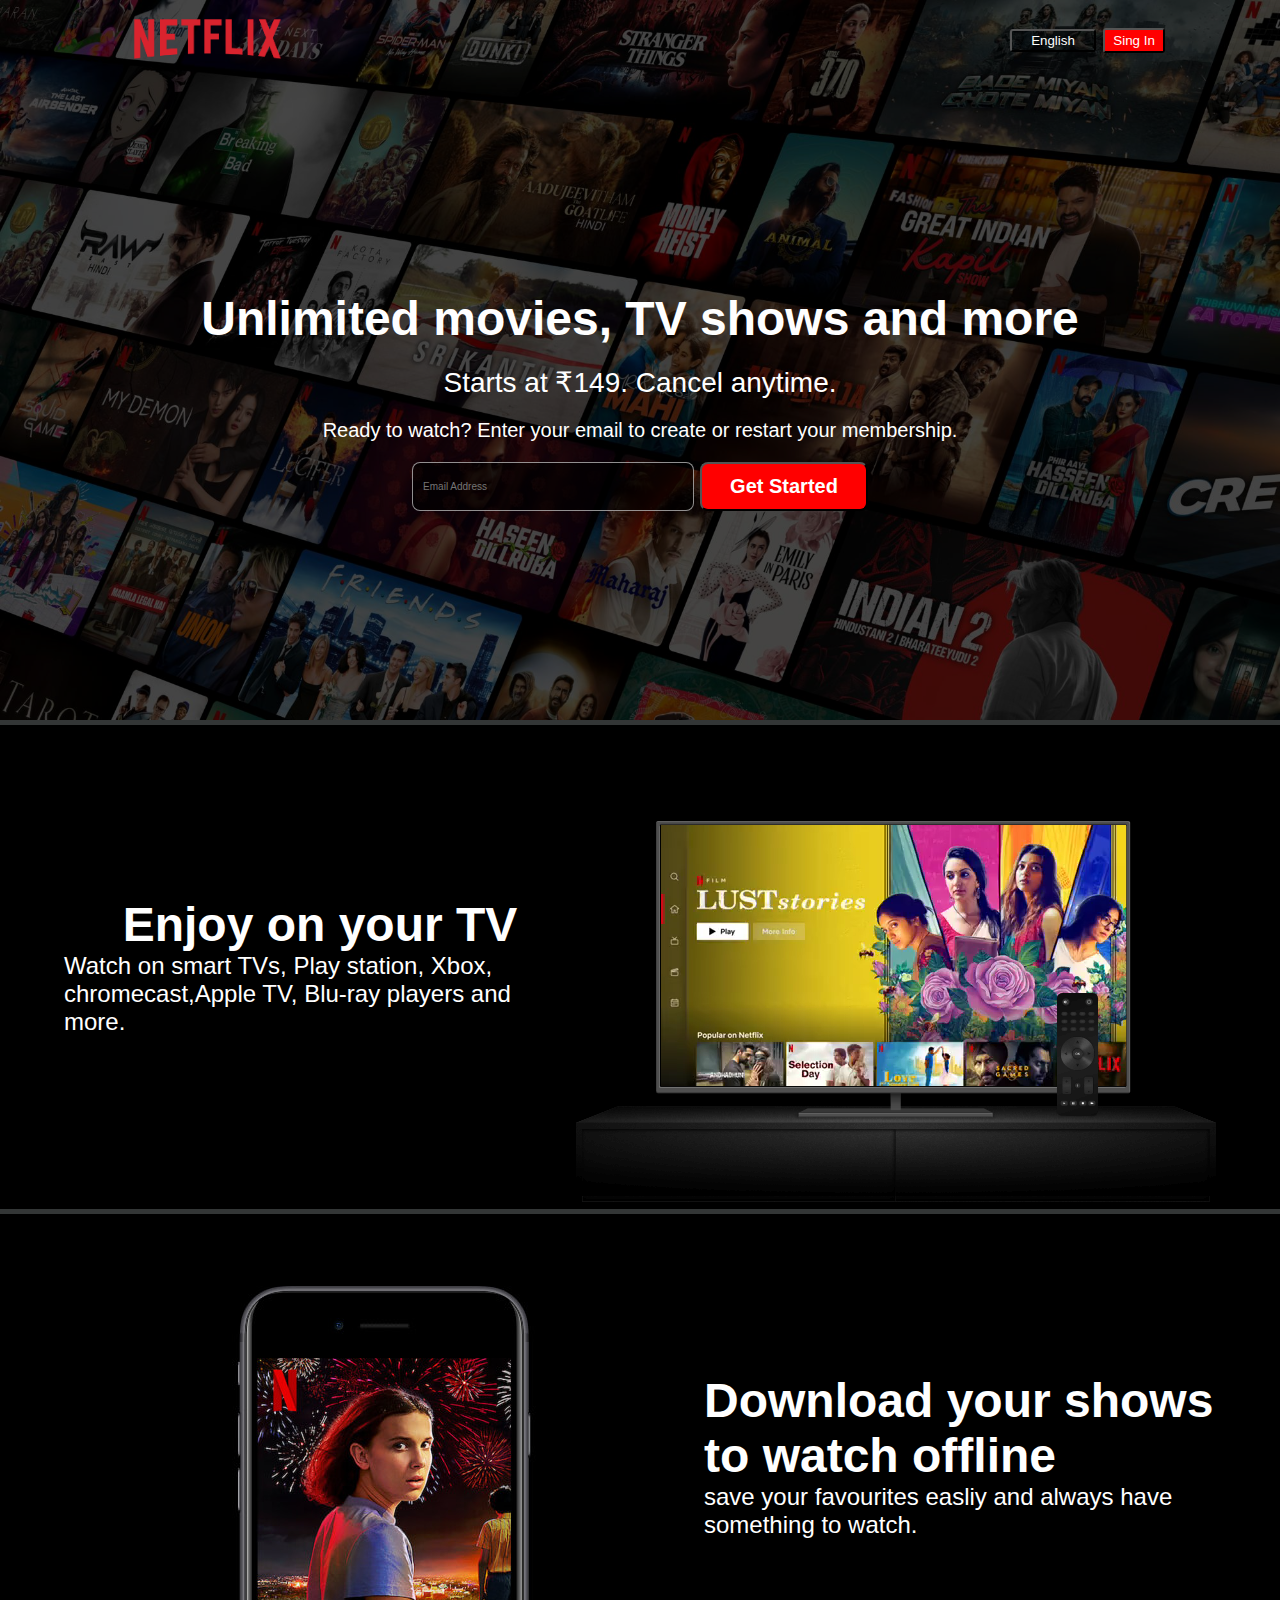
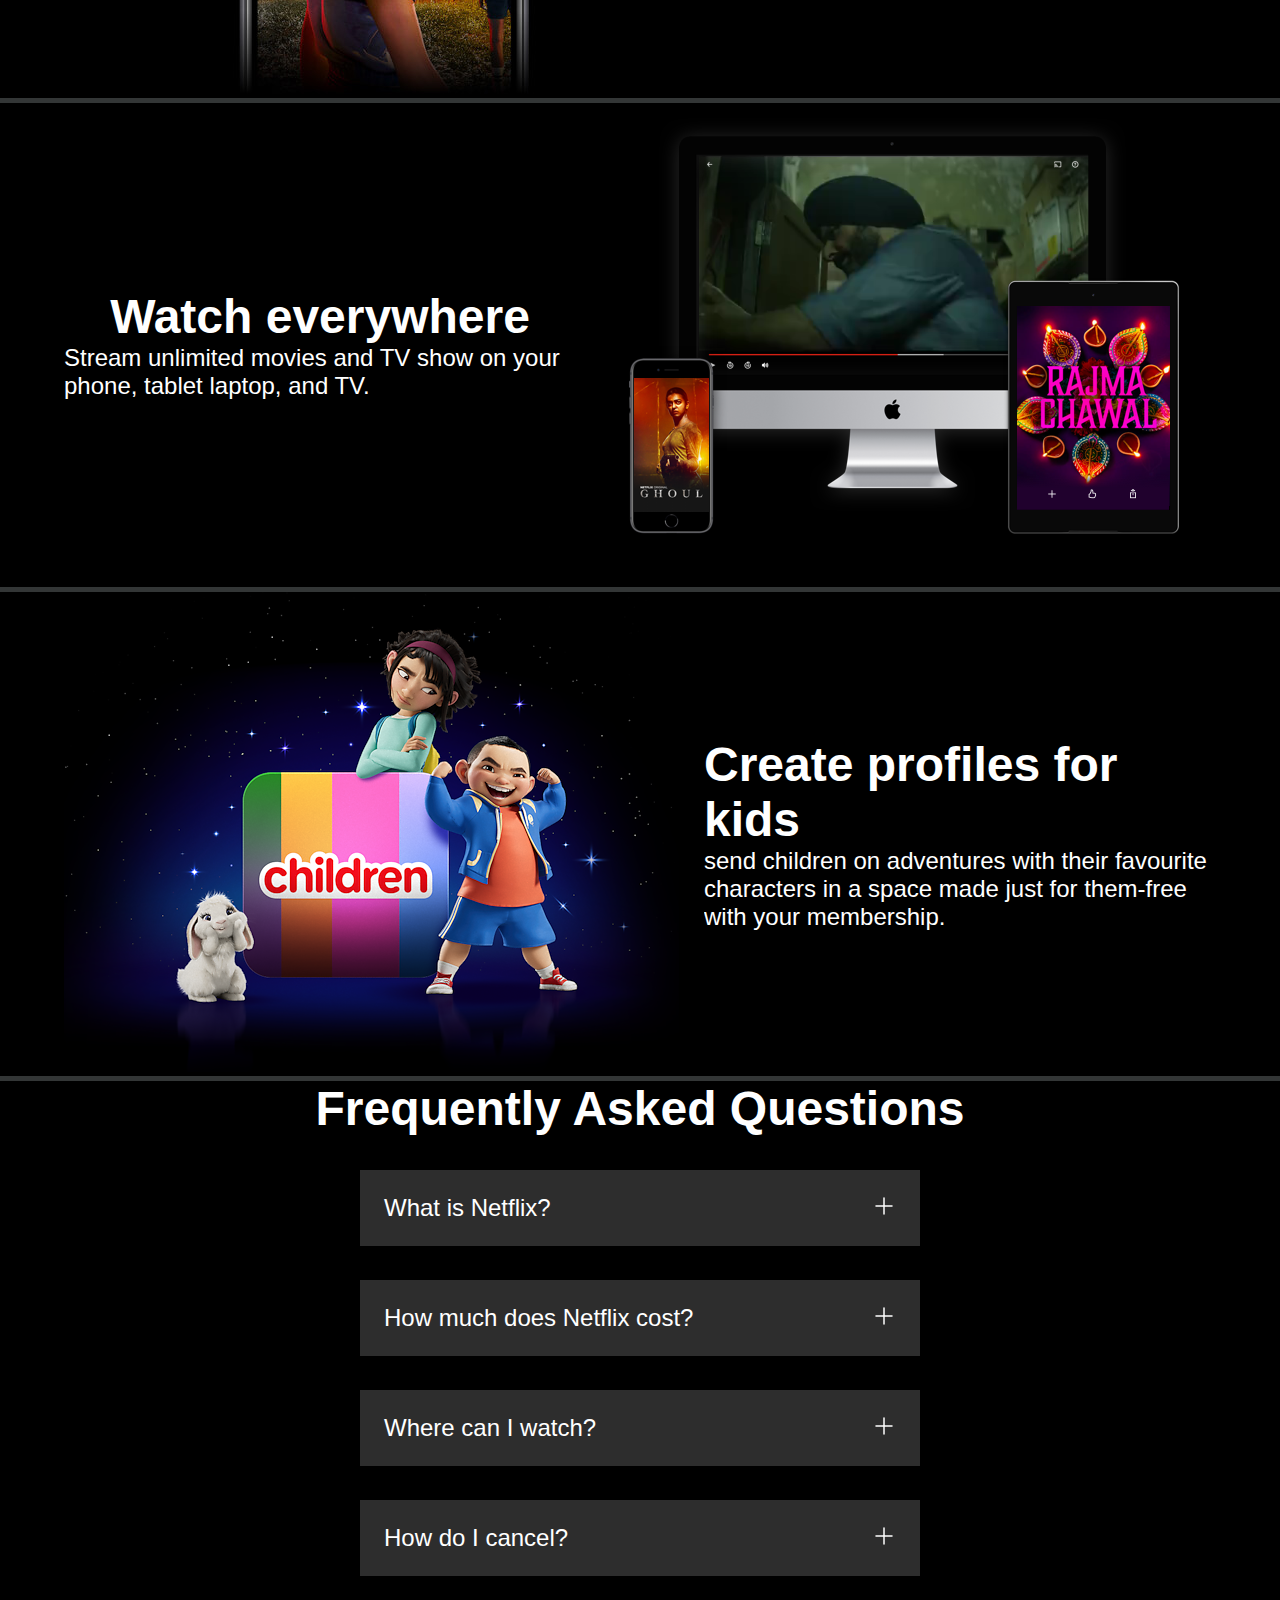
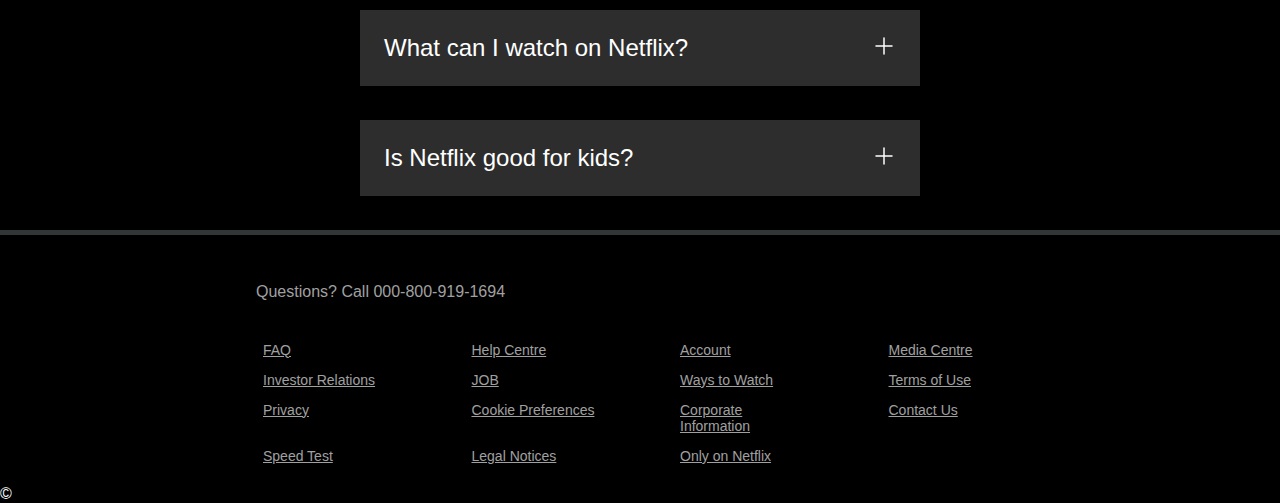
<file: index.html>
<!DOCTYPE html>
<html lang="en">

<head>
  <meta charset="UTF-8">
  <meta name="viewport" content="width=device-width, initial-scale=1.0">
  <title>Netflix India – Watch TV Shows Online, Watch Movies Online</title>
  <link rel="stylesheet" href="style.css">
  <link rel="icon" href="favicon.ico">
   
</head>

<body>
  <div class="main">
    <nav>
      <span><img width="100" src="img_files/Netflix_Logo_PMS.png" alt="" srcset=""></span>
      <div class="bv">
        <button class="btn w">English</button>
        <button class="btn btnrv">Sing In</button>

      </div>
    </nav>
    <div class="box">

    </div>
    <div class="h">
      <span> Unlimited movies, TV shows and more</span>
      <span>Starts at ₹149. Cancel anytime.</span>
      <span>Ready to watch? Enter your email to create or restart your membership.</span>
      <div class="hh">
        <input type="text" placeholder="Email Address">
        <button class="btn btnrt">Get Started </button>

      </div>
    </div>
    <div class="sep"></div>

    <section class="sect first">

      <div class="sec">
        <span> Enjoy on your TV</span>
        <span>Watch on smart TVs, Play station, Xbox,
          chromecast,Apple TV, Blu-ray players and more.</span>
      </div>

      <div class="img">
        <img src="img_files/tv.png" alt="" srcset="">
        <video src="video/video-tv-in-0819.m4v" autoplay loop muted></video>
      </div>

    </section>
    <div class="sep"></div>
    <section class="sect second">
      <div class="img">
        <img src="img_files/mobile-0819.jpg" alt="" srcset="">

      </div>
      <div class="sec">
        <span> Download your shows to watch offline</span>
        <span>save your favourites easliy and always have something to watch.</span>
      </div>


    </section>
    <div class="sep"></div>
    <section class="sect third">
      <div class="sec">
        <span> Watch everywhere</span>
        <span>Stream unlimited movies and TV show on your phone, tablet laptop, and TV.</span>
      </div>
      <div class="img imga">
        <img src="img_files/device-pile-in.png" alt="" srcset="">
        <video src="video/video-devices-in.m4v" autoplay loop muted></video>
      </div>

    </section>
    </section>
    <div class="sep"></div>
    <section class="sect fourth">
      <div class="img">
        <img
          src="img_files/AAAABVr8nYuAg0xDpXDv0VI9HUoH7r2aGp4TKRCsKNQrMwxzTtr-NlwOHeS8bCI2oeZddmu3nMYr3j9MjYhHyjBASb1FaOGYZNYvPBCL.png"
          alt="" srcset="">

      </div>
      <div class="sec">
        <span>Create profiles for kids</span>
        <span>send children on adventures with their favourite characters in a space made just for them-free with your
          membership.</span>
      </div>

    </section>
    <div class="sep"></div>
    <section>

      <h2> Frequently Asked Questions </h2>

      <div class="boxes">

        <span> What is Netflix?</span>

        <svg xmlns="http://www.w3.org/2000/svg" viewBox="0 0 24 24" width="24" height="24" color="#000000" fill="none">

          <path d="M12 4V20" stroke="currentColor" stroke-width="1.5" stroke-linecap="round" stroke-linejoin="round" />
          <path d="M4 12H20" stroke="currentColor" stroke-width="1.5" stroke-linecap="round" stroke-linejoin="round" />

        </svg>

      </div>

      <div class="boxes">

        <span> How much does Netflix cost?</span>

        <svg xmlns="http://www.w3.org/2000/svg" viewBox="0 0 24 24" width="24" height="24" color="#000000" fill="none">

          <path d="M12 4V20" stroke="currentColor" stroke-width="1.5" stroke-linecap="round" stroke-linejoin="round" />
          <path d="M4 12H20" stroke="currentColor" stroke-width="1.5" stroke-linecap="round" stroke-linejoin="round" />

        </svg>

      </div>

      <div class="boxes">

        <span> Where can I watch?</span>

        <svg xmlns="http://www.w3.org/2000/svg" viewBox="0 0 24 24" width="24" height="24" color="#000000" fill="none">

          <path d="M12 4V20" stroke="currentColor" stroke-width="1.5" stroke-linecap="round" stroke-linejoin="round" />
          <path d="M4 12H20" stroke="currentColor" stroke-width="1.5" stroke-linecap="round" stroke-linejoin="round" />

        </svg>

      </div>

      <div class="boxes">

        <span> How do I cancel?</span>

        <svg xmlns="http://www.w3.org/2000/svg" viewBox="0 0 24 24" width="24" height="24" color="#000000" fill="none">

          <path d="M12 4V20" stroke="currentColor" stroke-width="1.5" stroke-linecap="round" stroke-linejoin="round" />
          <path d="M4 12H20" stroke="currentColor" stroke-width="1.5" stroke-linecap="round" stroke-linejoin="round" />

        </svg>

      </div>

      <div class="boxes">

        <span> What can I watch on Netflix?</span>

        <svg xmlns="http://www.w3.org/2000/svg" viewBox="0 0 24 24" width="24" height="24" color="#000000" fill="none">

          <path d="M12 4V20" stroke="currentColor" stroke-width="1.5" stroke-linecap="round" stroke-linejoin="round" />
          <path d="M4 12H20" stroke="currentColor" stroke-width="1.5" stroke-linecap="round" stroke-linejoin="round" />

        </svg>

      </div>

      <div class="boxes">

        <span> Is Netflix good for kids?</span>

        <svg xmlns="http://www.w3.org/2000/svg" viewBox="0 0 24 24" width="24" height="24" color="#000000" fill="none">

          <path d="M12 4V20" stroke="currentColor" stroke-width="1.5" stroke-linecap="round" stroke-linejoin="round" />
          <path d="M4 12H20" stroke="currentColor" stroke-width="1.5" stroke-linecap="round" stroke-linejoin="round" />

        </svg>

      </div>

    </section>

    <div class="sep"></div>

    <footer>

      <div class="question">

        Questions? Call 000-800-919-1694

      </div>

      <div class="footer-item">
        <a href="Faq">FAQ</a>
        <a href="Help">Help Centre</a>
        <a href="Account">Account</a>
        <a href="Media centre">Media Centre</a>

      </div>

      <div class="footer-item">
        <a href="Investor Relations">Investor Relations</a>
        <a href="Job">JOB</a>
        <a href="Ways to Watch">Ways to Watch</a>
        <a href="Terms of Use">Terms of Use</a>

      </div>

      <div class="footer-item">
        <a href="Privacy">Privacy</a>
        <a href="Cookie Preferenes">Cookie Preferences</a>
        <a href="Corporate Information">Corporate Information</a>
        <a href="Contact Us">Contact Us</a>

      </div>

      <div class="footer-item">
        <a href="Speed Test">Speed Test</a>
        <a href="Legal Notices">Legal Notices</a>
        <a href="Only on Netflix">Only on Netflix</a>
      </div>

    </footer>




    <div class="c">
      &copy;
    </div>

</body>


</html>
</file>
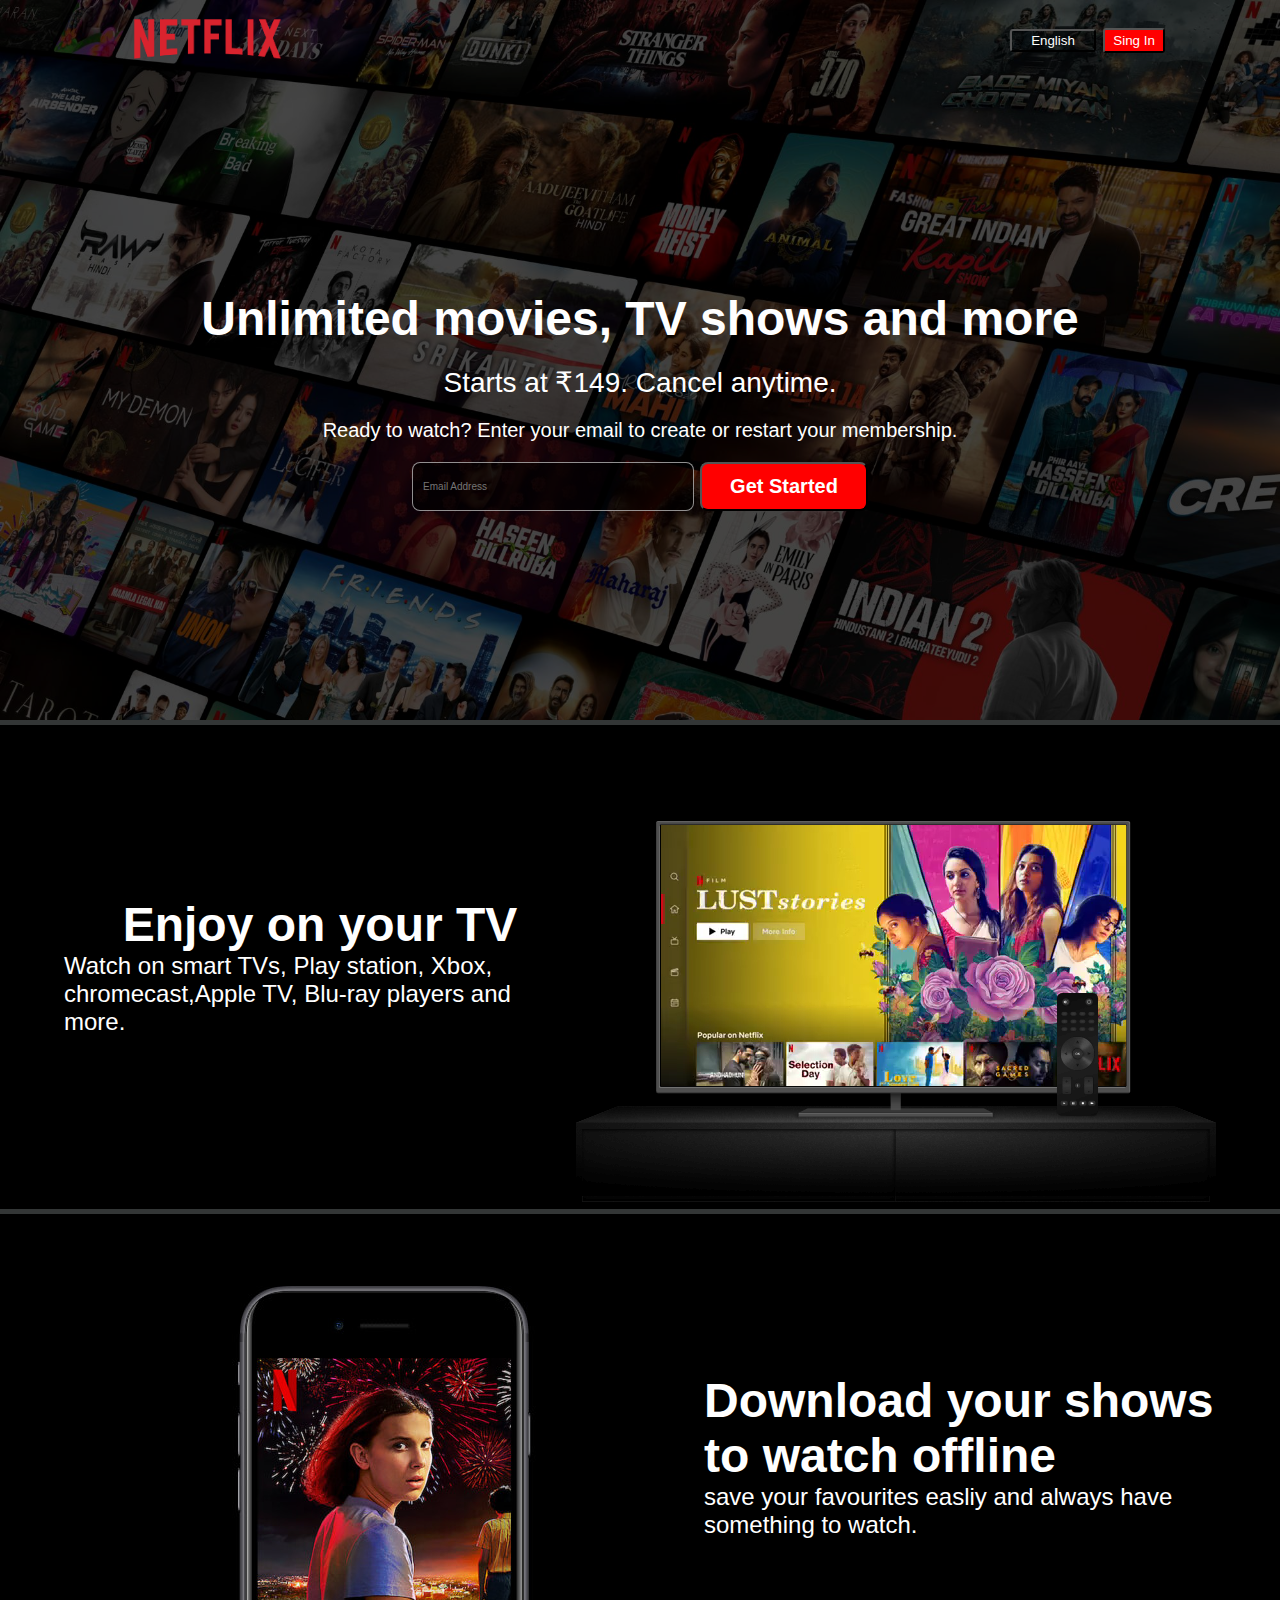
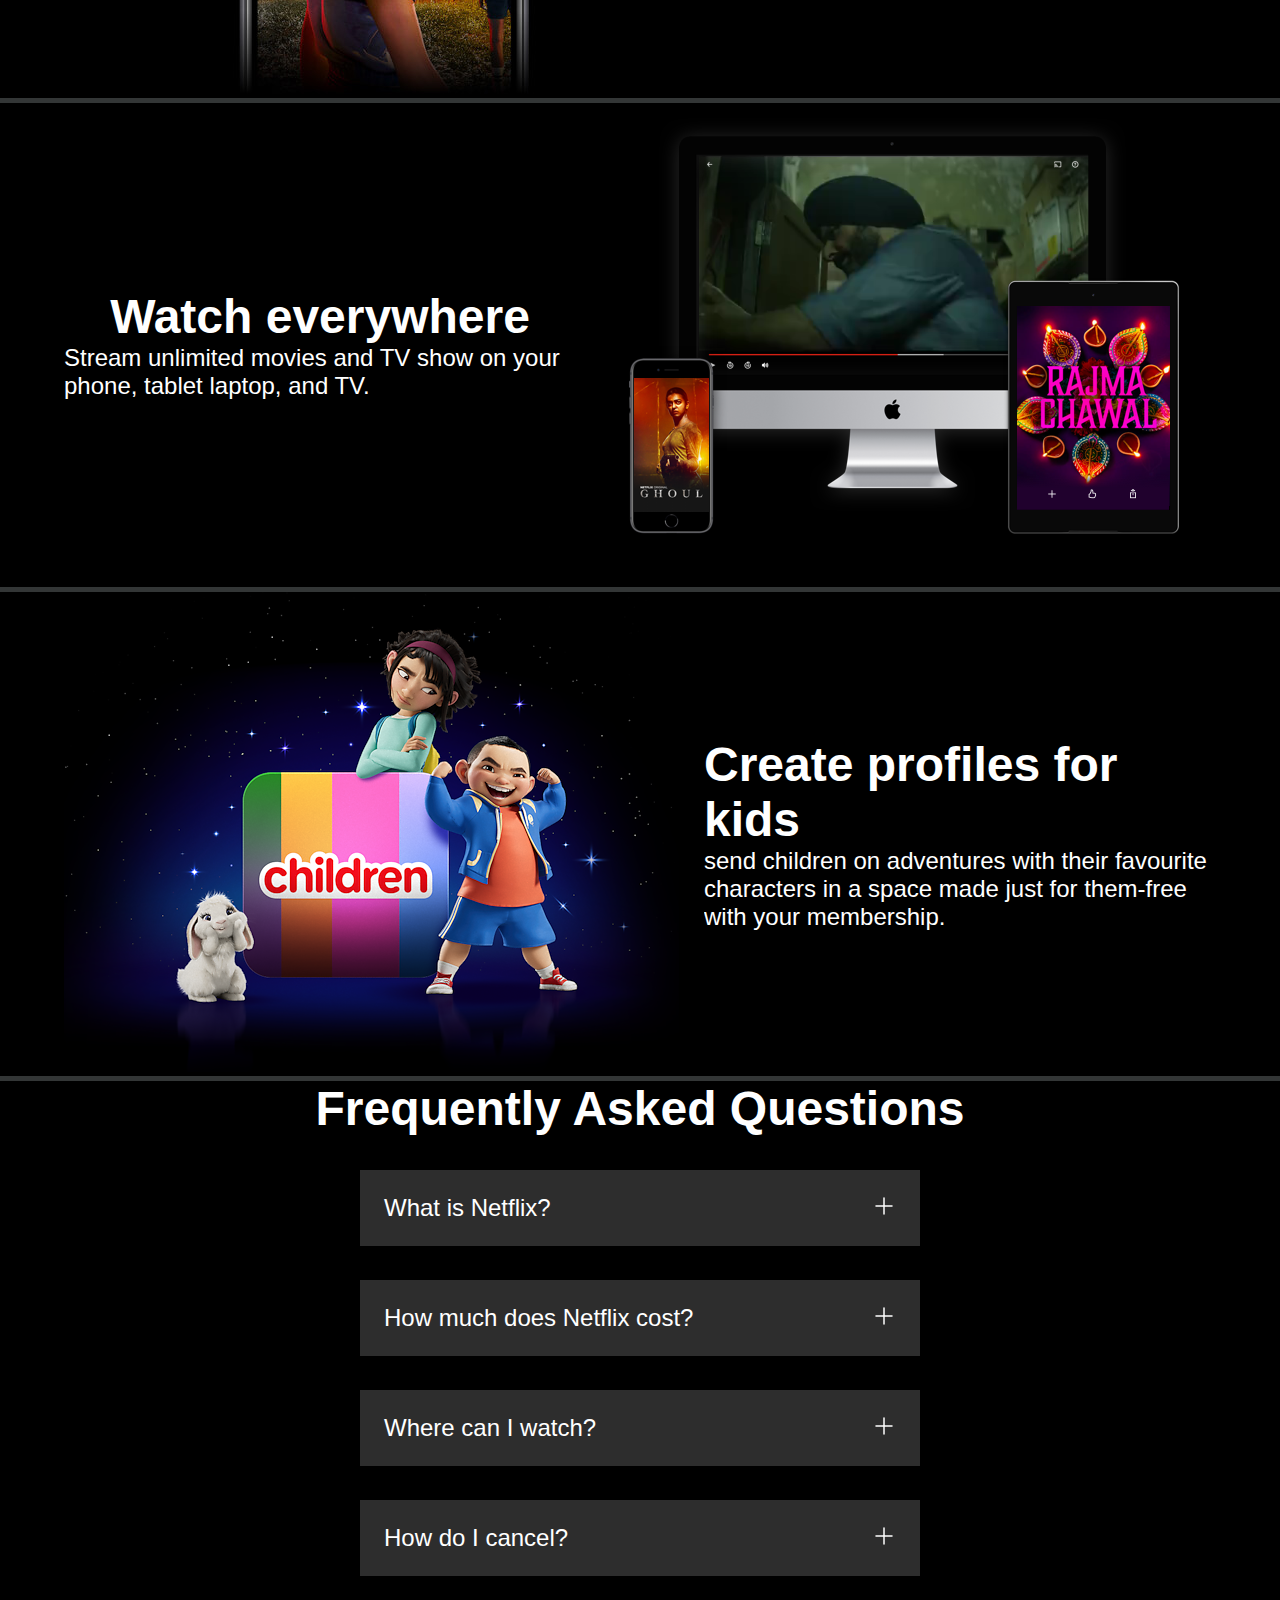
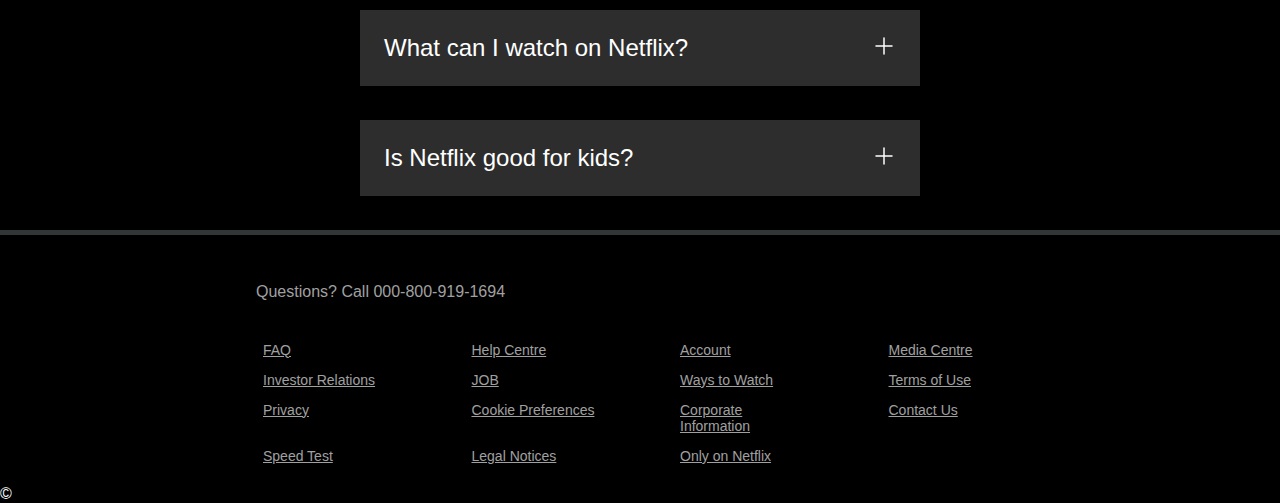
<file: netflix/index.html>
<!DOCTYPE html>
<html lang="en">

<head>
  <meta charset="UTF-8">
  <meta name="viewport" content="width=device-width, initial-scale=1.0">
  <title>Netflix India – Watch TV Shows Online, Watch Movies Online</title>
  <link rel="stylesheet" href="style.css">
   
</head>

<body>
  <div class="main">
    <nav>
      <span><img width="100" src="img_files/Netflix_Logo_PMS.png" alt="" srcset=""></span>
      <div class="bv">
        <button class="btn w">English</button>
        <button class="btn btnrv">Sing In</button>

      </div>
    </nav>
    <div class="box">

    </div>
    <div class="h">
      <span> Unlimited movies, TV shows and more</span>
      <span>Starts at ₹149. Cancel anytime.</span>
      <span>Ready to watch? Enter your email to create or restart your membership.</span>
      <div class="hh">
        <input type="text" placeholder="Email Address">
        <button class="btn btnrt">Get Started </button>

      </div>
    </div>
    <div class="sep"></div>

    <section class="sect first">

      <div class="sec">
        <span> Enjoy on your TV</span>
        <span>Watch on smart TVs, Play station, Xbox,
          chromecast,Apple TV, Blu-ray players and more.</span>
      </div>

      <div class="img">
        <img src="img_files/tv.png" alt="" srcset="">
        <video src="video/video-tv-in-0819.m4v" autoplay loop muted></video>
      </div>

    </section>
    <div class="sep"></div>
    <section class="sect second">
      <div class="img">
        <img src="img_files/mobile-0819.jpg" alt="" srcset="">

      </div>
      <div class="sec">
        <span> Download your shows to watch offline</span>
        <span>save your favourites easliy and always have something to watch.</span>
      </div>


    </section>
    <div class="sep"></div>
    <section class="sect third">
      <div class="sec">
        <span> Watch everywhere</span>
        <span>Stream unlimited movies and TV show on your phone, tablet laptop, and TV.</span>
      </div>
      <div class="img imga">
        <img src="img_files/device-pile-in.png" alt="" srcset="">
        <video src="video/video-devices-in.m4v" autoplay loop muted></video>
      </div>

    </section>
    </section>
    <div class="sep"></div>
    <section class="sect fourth">
      <div class="img">
        <img
          src="img_files/AAAABVr8nYuAg0xDpXDv0VI9HUoH7r2aGp4TKRCsKNQrMwxzTtr-NlwOHeS8bCI2oeZddmu3nMYr3j9MjYhHyjBASb1FaOGYZNYvPBCL.png"
          alt="" srcset="">

      </div>
      <div class="sec">
        <span>Create profiles for kids</span>
        <span>send children on adventures with their favourite characters in a space made just for them-free with your
          membership.</span>
      </div>

    </section>
    <div class="sep"></div>
    <section>

      <h2> Frequently Asked Questions </h2>

      <div class="boxes">

        <span> What is Netflix?</span>

        <svg xmlns="http://www.w3.org/2000/svg" viewBox="0 0 24 24" width="24" height="24" color="#000000" fill="none">

          <path d="M12 4V20" stroke="currentColor" stroke-width="1.5" stroke-linecap="round" stroke-linejoin="round" />
          <path d="M4 12H20" stroke="currentColor" stroke-width="1.5" stroke-linecap="round" stroke-linejoin="round" />

        </svg>

      </div>

      <div class="boxes">

        <span> How much does Netflix cost?</span>

        <svg xmlns="http://www.w3.org/2000/svg" viewBox="0 0 24 24" width="24" height="24" color="#000000" fill="none">

          <path d="M12 4V20" stroke="currentColor" stroke-width="1.5" stroke-linecap="round" stroke-linejoin="round" />
          <path d="M4 12H20" stroke="currentColor" stroke-width="1.5" stroke-linecap="round" stroke-linejoin="round" />

        </svg>

      </div>

      <div class="boxes">

        <span> Where can I watch?</span>

        <svg xmlns="http://www.w3.org/2000/svg" viewBox="0 0 24 24" width="24" height="24" color="#000000" fill="none">

          <path d="M12 4V20" stroke="currentColor" stroke-width="1.5" stroke-linecap="round" stroke-linejoin="round" />
          <path d="M4 12H20" stroke="currentColor" stroke-width="1.5" stroke-linecap="round" stroke-linejoin="round" />

        </svg>

      </div>

      <div class="boxes">

        <span> How do I cancel?</span>

        <svg xmlns="http://www.w3.org/2000/svg" viewBox="0 0 24 24" width="24" height="24" color="#000000" fill="none">

          <path d="M12 4V20" stroke="currentColor" stroke-width="1.5" stroke-linecap="round" stroke-linejoin="round" />
          <path d="M4 12H20" stroke="currentColor" stroke-width="1.5" stroke-linecap="round" stroke-linejoin="round" />

        </svg>

      </div>

      <div class="boxes">

        <span> What can I watch on Netflix?</span>

        <svg xmlns="http://www.w3.org/2000/svg" viewBox="0 0 24 24" width="24" height="24" color="#000000" fill="none">

          <path d="M12 4V20" stroke="currentColor" stroke-width="1.5" stroke-linecap="round" stroke-linejoin="round" />
          <path d="M4 12H20" stroke="currentColor" stroke-width="1.5" stroke-linecap="round" stroke-linejoin="round" />

        </svg>

      </div>

      <div class="boxes">

        <span> Is Netflix good for kids?</span>

        <svg xmlns="http://www.w3.org/2000/svg" viewBox="0 0 24 24" width="24" height="24" color="#000000" fill="none">

          <path d="M12 4V20" stroke="currentColor" stroke-width="1.5" stroke-linecap="round" stroke-linejoin="round" />
          <path d="M4 12H20" stroke="currentColor" stroke-width="1.5" stroke-linecap="round" stroke-linejoin="round" />

        </svg>

      </div>

    </section>

    <div class="sep"></div>

    <footer>

      <div class="question">

        Questions? Call 000-800-919-1694

      </div>

      <div class="footer-item">
        <a href="Faq">FAQ</a>
        <a href="Help">Help Centre</a>
        <a href="Account">Account</a>
        <a href="Media centre">Media Centre</a>

      </div>

      <div class="footer-item">
        <a href="Investor Relations">Investor Relations</a>
        <a href="Job">JOB</a>
        <a href="Ways to Watch">Ways to Watch</a>
        <a href="Terms of Use">Terms of Use</a>

      </div>

      <div class="footer-item">
        <a href="Privacy">Privacy</a>
        <a href="Cookie Preferenes">Cookie Preferences</a>
        <a href="Corporate Information">Corporate Information</a>
        <a href="Contact Us">Contact Us</a>

      </div>

      <div class="footer-item">
        <a href="Speed Test">Speed Test</a>
        <a href="Legal Notices">Legal Notices</a>
        <a href="Only on Netflix">Only on Netflix</a>
      </div>

    </footer>




    <div class="c">
      &copy;
    </div>

</body>


</html>
</file>
<file: style.css>
@import url('https://fonts.googleapis.com/css2?family=Martel+Sans:wght@200;300;400;600;700;800;900&display=swap');



* {
  font-family: Netflix Sans, Helvetica Neue, Segoe UI, Roboto, Ubuntu, sans-serif;
  padding: 0px;
  margin: 0;
}

body {
  background-color: black;
}

.main {
  background-image: url(img_files/IN-en-20240820-TRIFECTA-perspective_WEB_eeff8a6e-0384-4791-a703-31368aeac39f_large.jpg);
  height: 80vh;
  position: relative;
  background-position: center center;
  background-repeat: no-repeat;
  background-size: max(1200px, 100vw);
}

.main .box {
  height: 80vh;
  width: 100%;
  opacity: 0.64;
  background-color: black;
  position: absolute;
  top: 0;
}

nav {
  display: flex;
  max-width: 82vw;
  align-items: center;
  margin: auto;
  justify-content: space-between;
}

nav span img {

  width: 185px;
  position: relative;
  z-index: 10;
}

nav button {
  position: relative;
  z-index: 10;
}

.h {
  font-family: "Merriweather", serif;
  height: calc(100% - 84px);
  display: flex;
  justify-content: center;
  align-items: center;
  flex-direction: column;
  color: white;
  position: relative;
  gap: 20px;
  padding: 1px 30px;

}

.h> :first-child {
  font-size: 48px;
  font-weight: 900;
  text-align: center;
}

.h> :nth-child(2) {
  font-size: 28px;
  font-weight: 400;
  text-align: center;
}

.h> :nth-child(3) {
  font-size: 20px;
  font-weight: 400;
  text-align: center;
}

.hh {
  display: flex;
  align-items: center;
  justify-content: center;
  gap: 6px;
  border-radius: 6px;
}

.sep {
  height: 5px;

  background-color: rgb(51, 54, 54);
}

.btn {
  padding: 3px 8px;
  font-size: bold;
  background-color: white;
  cursor: pointer;
}



.btnrv {
  background-color: red;
  color: white;
  border-radius: 3px;
}

.btnrt {
  background-color: red;
  color: white;
  padding: 11px 28px;
  font-size: 20px;
  border-radius: 8px;
  font-weight: 700;

}

.main input {
  background-color: rgba(0, 0, 0, 0.615);
  color: white;
  padding: 18px 10px;
  font-size: 10px;
  border-radius: 8px;
  border: 1px solid rgba(255, 255, 255, 0.559);
  width: 260px;
}

.w {
  background-color: rgba(0, 0, 0, 0.018);
  color: white;
  border-radius: 3px;
  margin: 3px;
  padding: 2px 19px;
}

.sect {
  color: white;
  display: flex;
  justify-content: center;
  max-width: 90vw;
  margin: auto;
}

@media screen and (max-width:1200px) {
  .sect {
    flex-wrap: wrap;
  }
}

.sec {
  justify-items: center;
  align-content: center;
}

.img {
  position: relative;
}

.img img {
  position: relative;
  z-index: 12;
}

.img video {
  position: absolute;
  right: 75px;
  top: 91px;
}

.sec :nth-child(1) {
  font-size: 48px;
  font-weight: bolder;
  display: flex;
  flex-direction: column;
}

.sec :nth-child(2) {
  font-size: 24px;

}

.imga video {
  width: 390px;
  right: 127px;
  top: 41px;
}

.c {
  color: white;
}

.boxes {
  transition: all 1s ease-out;
  cursor: pointer;
  display: flex;
  background-color: #2d2d2d;
  padding: 24px;
  color: white;
  justify-content: space-between;
  max-width: 40vw;
  margin: 34px auto;
  font-size: 1.5rem;
  font-weight: 400;
}

.boxes:hover {
  background-color: #414141;
}

.boxes svg {
  color: white;
}

section>h2 {
  background-color: black;
  color: white;
  text-align: center;
  font-size: 48px;
}

footer {
  margin: auto;
  max-width: 60vw;
  padding: 14px;
}

.footer-item {
  display: grid;
  grid-template-columns: 1fr 1fr 1fr 1fr;
  gap: 80px;
  padding: 7px;

}

.question {
  padding: 34px 0px;
  color: #a0a0a0;
  font-size: 16px;

}

.footer-item a {
  font-size: 14px;
  color: #a0a0a0;
}
</file>
<file: netflix/style.css>
@import url('https://fonts.googleapis.com/css2?family=Martel+Sans:wght@200;300;400;600;700;800;900&display=swap');



* {
  font-family: Netflix Sans, Helvetica Neue, Segoe UI, Roboto, Ubuntu, sans-serif;
  padding: 0px;
  margin: 0;
}

body {
  background-color: black;
}

.main {
  background-image: url(img_files/IN-en-20240820-TRIFECTA-perspective_WEB_eeff8a6e-0384-4791-a703-31368aeac39f_large.jpg);
  height: 80vh;
  position: relative;
  background-position: center center;
  background-repeat: no-repeat;
  background-size: max(1200px, 100vw);
}

.main .box {
  height: 80vh;
  width: 100%;
  opacity: 0.64;
  background-color: black;
  position: absolute;
  top: 0;
}

nav {
  display: flex;
  max-width: 82vw;
  align-items: center;
  margin: auto;
  justify-content: space-between;
}

nav span img {

  width: 185px;
  position: relative;
  z-index: 10;
}

nav button {
  position: relative;
  z-index: 10;
}

.h {
  font-family: "Merriweather", serif;
  height: calc(100% - 84px);
  display: flex;
  justify-content: center;
  align-items: center;
  flex-direction: column;
  color: white;
  position: relative;
  gap: 20px;
  padding: 1px 30px;

}

.h> :first-child {
  font-size: 48px;
  font-weight: 900;
  text-align: center;
}

.h> :nth-child(2) {
  font-size: 28px;
  font-weight: 400;
  text-align: center;
}

.h> :nth-child(3) {
  font-size: 20px;
  font-weight: 400;
  text-align: center;
}

.hh {
  display: flex;
  align-items: center;
  justify-content: center;
  gap: 6px;
  border-radius: 6px;
}

.sep {
  height: 5px;

  background-color: rgb(51, 54, 54);
}

.btn {
  padding: 3px 8px;
  font-size: bold;
  background-color: white;
  cursor: pointer;
}



.btnrv {
  background-color: red;
  color: white;
  border-radius: 3px;
}

.btnrt {
  background-color: red;
  color: white;
  padding: 11px 28px;
  font-size: 20px;
  border-radius: 8px;
  font-weight: 700;

}

.main input {
  background-color: rgba(0, 0, 0, 0.615);
  color: white;
  padding: 18px 10px;
  font-size: 10px;
  border-radius: 8px;
  border: 1px solid rgba(255, 255, 255, 0.559);
  width: 260px;
}

.w {
  background-color: rgba(0, 0, 0, 0.018);
  color: white;
  border-radius: 3px;
  margin: 3px;
  padding: 2px 19px;
}

.sect {
  color: white;
  display: flex;
  justify-content: center;
  max-width: 90vw;
  margin: auto;
}

@media screen and (max-width:1200px) {
  .sect {
    flex-wrap: wrap;
  }
}

.sec {
  justify-items: center;
  align-content: center;
}

.img {
  position: relative;
}

.img img {
  position: relative;
  z-index: 12;
}

.img video {
  position: absolute;
  right: 75px;
  top: 91px;
}

.sec :nth-child(1) {
  font-size: 48px;
  font-weight: bolder;
  display: flex;
  flex-direction: column;
}

.sec :nth-child(2) {
  font-size: 24px;

}

.imga video {
  width: 390px;
  right: 127px;
  top: 41px;
}

.c {
  color: white;
}

.boxes {
  transition: all 1s ease-out;
  cursor: pointer;
  display: flex;
  background-color: #2d2d2d;
  padding: 24px;
  color: white;
  justify-content: space-between;
  max-width: 40vw;
  margin: 34px auto;
  font-size: 1.5rem;
  font-weight: 400;
}

.boxes:hover {
  background-color: #414141;
}

.boxes svg {
  color: white;
}

section>h2 {
  background-color: black;
  color: white;
  text-align: center;
  font-size: 48px;
}

footer {
  margin: auto;
  max-width: 60vw;
  padding: 14px;
}

.footer-item {
  display: grid;
  grid-template-columns: 1fr 1fr 1fr 1fr;
  gap: 80px;
  padding: 7px;

}

.question {
  padding: 34px 0px;
  color: #a0a0a0;
  font-size: 16px;

}

.footer-item a {
  font-size: 14px;
  color: #a0a0a0;
}
</file>
